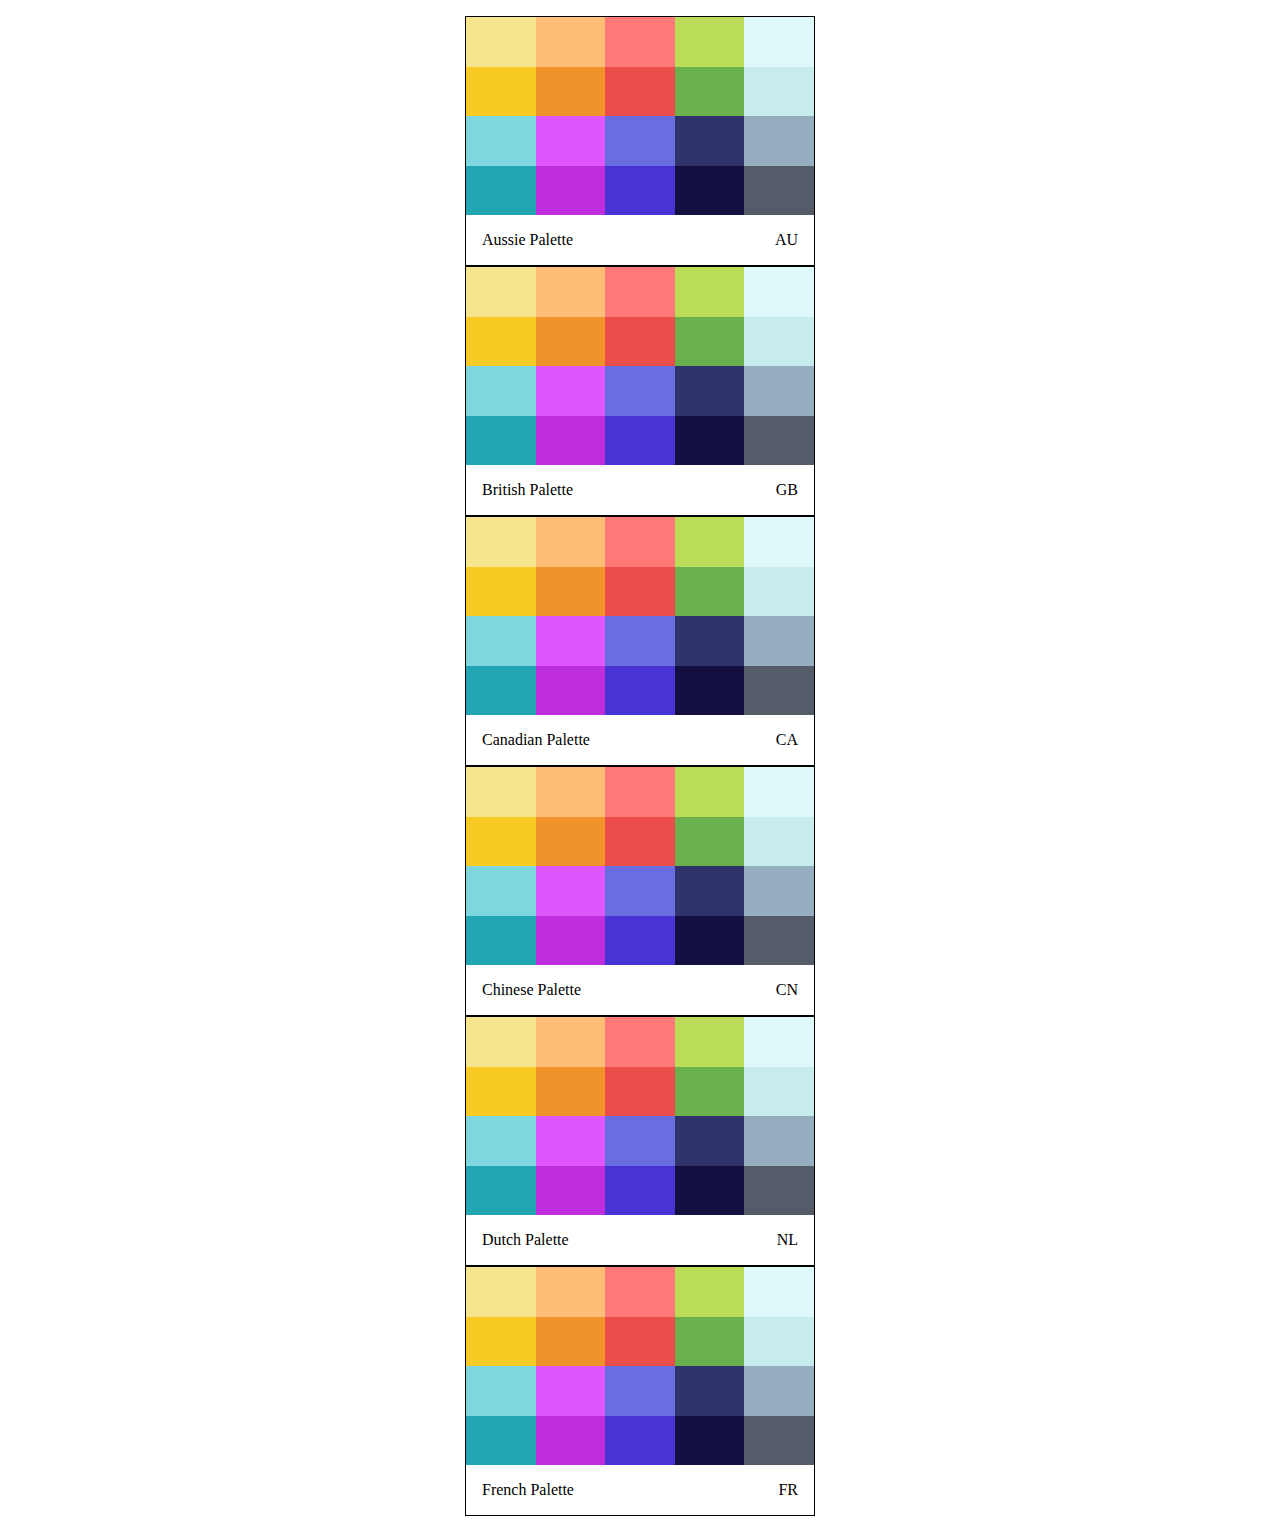
<file: index.html>
<!DOCTYPE html>
<html lang="en">
<head>
    <meta charset="UTF-8">
    <meta name="viewport" content="width=device-width, initial-scale=1.0">
    <link rel="stylesheet" href="./style.css">
    <title>Colour Palette</title>
</head>
<body>
    <main>
        <div class="card card1">
            <div class="colors-div">
                <div class="child child1" style="background-color: rgb(246,229,141);"></div>
            <div class="child child2" style="background-color: rgb(255,190,118);"></div>
            <div class="child child3" style="background-color: 
rgb(255,121,121);"></div>
            <div class="child child4" style="background-color: rgb(186,220,88);"></div>
            <div class="child child5" style="background-color: rgb(223,249,251);"></div>
            <div class="child child6" style="background-color: rgb(249,202,36);"></div>
            <div class="child child7" style="background-color: 
rgb(240,147,43);"></div>
            <div class="child child8" style="background-color: rgb(235,77,75);"></div>
            <div class="child child9" style="background-color: rgb(106,176,76);"></div>
            <div class="child child10" style="background-color: rgb(199,236,238);"></div>
            <div class="child child11" style="background-color: rgb(126,214,223);"></div>
            <div class="child child12" style="background-color: rgb(224,86,253);"></div>
            <div class="child child13" style="background-color: rgb(104,109,224);"></div>
            <div class="child child14" style="background-color: rgb(48,51,107);"></div>
            <div class="child child15" style="background-color: rgb(149,175,192);"></div>
            <div class="child child16" style="background-color: rgb(34,166,179);"></div>
            <div class="child child17" style="background-color: rgb(190,46,221);"></div>
            <div class="child child18" style="background-color: rgb(72,52,212);"></div>
            <div class="child child19" style="background-color: rgb(19,15,64);"></div>
            <div class="child child20" style="background-color: rgb(83,92,104);"></div>
            </div>

            <div class="footer-div">
                <span>Aussie Palette</span>
                <span>AU</span>
            </div>

        </div>

        <div class="card card2">
            <div class="colors-div">
                <div class="child child1" style="background-color: rgb(246,229,141);"></div>
            <div class="child child2" style="background-color: rgb(255,190,118);"></div>
            <div class="child child3" style="background-color: 
rgb(255,121,121);"></div>
            <div class="child child4" style="background-color: rgb(186,220,88);"></div>
            <div class="child child5" style="background-color: rgb(223,249,251);"></div>
            <div class="child child6" style="background-color: rgb(249,202,36);"></div>
            <div class="child child7" style="background-color: 
rgb(240,147,43);"></div>
            <div class="child child8" style="background-color: rgb(235,77,75);"></div>
            <div class="child child9" style="background-color: rgb(106,176,76);"></div>
            <div class="child child10" style="background-color: rgb(199,236,238);"></div>
            <div class="child child11" style="background-color: rgb(126,214,223);"></div>
            <div class="child child12" style="background-color: rgb(224,86,253);"></div>
            <div class="child child13" style="background-color: rgb(104,109,224);"></div>
            <div class="child child14" style="background-color: rgb(48,51,107);"></div>
            <div class="child child15" style="background-color: rgb(149,175,192);"></div>
            <div class="child child16" style="background-color: rgb(34,166,179);"></div>
            <div class="child child17" style="background-color: rgb(190,46,221);"></div>
            <div class="child child18" style="background-color: rgb(72,52,212);"></div>
            <div class="child child19" style="background-color: rgb(19,15,64);"></div>
            <div class="child child20" style="background-color: rgb(83,92,104);"></div>
            </div>

            <div class="footer-div">
                <span>British Palette</span>
                <span>GB</span>
            </div>
        </div>

        <div class="card card3">
            <div class="colors-div">
                <div class="child child1" style="background-color: rgb(246,229,141);"></div>
            <div class="child child2" style="background-color: rgb(255,190,118);"></div>
            <div class="child child3" style="background-color: 
rgb(255,121,121);"></div>
            <div class="child child4" style="background-color: rgb(186,220,88);"></div>
            <div class="child child5" style="background-color: rgb(223,249,251);"></div>
            <div class="child child6" style="background-color: rgb(249,202,36);"></div>
            <div class="child child7" style="background-color: 
rgb(240,147,43);"></div>
            <div class="child child8" style="background-color: rgb(235,77,75);"></div>
            <div class="child child9" style="background-color: rgb(106,176,76);"></div>
            <div class="child child10" style="background-color: rgb(199,236,238);"></div>
            <div class="child child11" style="background-color: rgb(126,214,223);"></div>
            <div class="child child12" style="background-color: rgb(224,86,253);"></div>
            <div class="child child13" style="background-color: rgb(104,109,224);"></div>
            <div class="child child14" style="background-color: rgb(48,51,107);"></div>
            <div class="child child15" style="background-color: rgb(149,175,192);"></div>
            <div class="child child16" style="background-color: rgb(34,166,179);"></div>
            <div class="child child17" style="background-color: rgb(190,46,221);"></div>
            <div class="child child18" style="background-color: rgb(72,52,212);"></div>
            <div class="child child19" style="background-color: rgb(19,15,64);"></div>
            <div class="child child20" style="background-color: rgb(83,92,104);"></div>
            </div>

            <div class="footer-div">
                <span>Canadian Palette</span>
                <span>CA</span>
            </div>
        </div>

        <div class="card card4">
            <div class="colors-div">
                <div class="child child1" style="background-color: rgb(246,229,141);"></div>
            <div class="child child2" style="background-color: rgb(255,190,118);"></div>
            <div class="child child3" style="background-color: 
rgb(255,121,121);"></div>
            <div class="child child4" style="background-color: rgb(186,220,88);"></div>
            <div class="child child5" style="background-color: rgb(223,249,251);"></div>
            <div class="child child6" style="background-color: rgb(249,202,36);"></div>
            <div class="child child7" style="background-color: 
rgb(240,147,43);"></div>
            <div class="child child8" style="background-color: rgb(235,77,75);"></div>
            <div class="child child9" style="background-color: rgb(106,176,76);"></div>
            <div class="child child10" style="background-color: rgb(199,236,238);"></div>
            <div class="child child11" style="background-color: rgb(126,214,223);"></div>
            <div class="child child12" style="background-color: rgb(224,86,253);"></div>
            <div class="child child13" style="background-color: rgb(104,109,224);"></div>
            <div class="child child14" style="background-color: rgb(48,51,107);"></div>
            <div class="child child15" style="background-color: rgb(149,175,192);"></div>
            <div class="child child16" style="background-color: rgb(34,166,179);"></div>
            <div class="child child17" style="background-color: rgb(190,46,221);"></div>
            <div class="child child18" style="background-color: rgb(72,52,212);"></div>
            <div class="child child19" style="background-color: rgb(19,15,64);"></div>
            <div class="child child20" style="background-color: rgb(83,92,104);"></div>
            </div>

            <div class="footer-div">
                <span>Chinese Palette</span>
                <span>CN</span>
            </div>
        </div>

        <div class="card card5">
            <div class="colors-div">
                <div class="child child1" style="background-color: rgb(246,229,141);"></div>
            <div class="child child2" style="background-color: rgb(255,190,118);"></div>
            <div class="child child3" style="background-color: 
rgb(255,121,121);"></div>
            <div class="child child4" style="background-color: rgb(186,220,88);"></div>
            <div class="child child5" style="background-color: rgb(223,249,251);"></div>
            <div class="child child6" style="background-color: rgb(249,202,36);"></div>
            <div class="child child7" style="background-color: 
rgb(240,147,43);"></div>
            <div class="child child8" style="background-color: rgb(235,77,75);"></div>
            <div class="child child9" style="background-color: rgb(106,176,76);"></div>
            <div class="child child10" style="background-color: rgb(199,236,238);"></div>
            <div class="child child11" style="background-color: rgb(126,214,223);"></div>
            <div class="child child12" style="background-color: rgb(224,86,253);"></div>
            <div class="child child13" style="background-color: rgb(104,109,224);"></div>
            <div class="child child14" style="background-color: rgb(48,51,107);"></div>
            <div class="child child15" style="background-color: rgb(149,175,192);"></div>
            <div class="child child16" style="background-color: rgb(34,166,179);"></div>
            <div class="child child17" style="background-color: rgb(190,46,221);"></div>
            <div class="child child18" style="background-color: rgb(72,52,212);"></div>
            <div class="child child19" style="background-color: rgb(19,15,64);"></div>
            <div class="child child20" style="background-color: rgb(83,92,104);"></div>
            </div>

            <div class="footer-div">
                <span>Dutch Palette</span>
                <span>NL</span>
            </div>
        </div>

        <div class="card card6">
            <div class="colors-div">
                <div class="child child1" style="background-color: rgb(246,229,141);"></div>
            <div class="child child2" style="background-color: rgb(255,190,118);"></div>
            <div class="child child3" style="background-color: 
rgb(255,121,121);"></div>
            <div class="child child4" style="background-color: rgb(186,220,88);"></div>
            <div class="child child5" style="background-color: rgb(223,249,251);"></div>
            <div class="child child6" style="background-color: rgb(249,202,36);"></div>
            <div class="child child7" style="background-color: 
rgb(240,147,43);"></div>
            <div class="child child8" style="background-color: rgb(235,77,75);"></div>
            <div class="child child9" style="background-color: rgb(106,176,76);"></div>
            <div class="child child10" style="background-color: rgb(199,236,238);"></div>
            <div class="child child11" style="background-color: rgb(126,214,223);"></div>
            <div class="child child12" style="background-color: rgb(224,86,253);"></div>
            <div class="child child13" style="background-color: rgb(104,109,224);"></div>
            <div class="child child14" style="background-color: rgb(48,51,107);"></div>
            <div class="child child15" style="background-color: rgb(149,175,192);"></div>
            <div class="child child16" style="background-color: rgb(34,166,179);"></div>
            <div class="child child17" style="background-color: rgb(190,46,221);"></div>
            <div class="child child18" style="background-color: rgb(72,52,212);"></div>
            <div class="child child19" style="background-color: rgb(19,15,64);"></div>
            <div class="child child20" style="background-color: rgb(83,92,104);"></div>
            </div>

            <div class="footer-div">
                <span>French Palette</span>
                <span>FR</span>
            </div>
        </div>
    </main>
</body>
</html>
</file>
<file: style.css>
*{
    margin: 0;
    padding: 0;
    box-sizing: border-box;
}
body{
    /* background-color: rgb(60,64,198); */
    display: flex;
    flex-direction: column;
    justify-content: center;
    align-items: center;
    width: 100%;
    height: 100%;
    /* width: 100vw;
    height: 100vh; */
    padding: 1rem 0rem;
}

.Parent{
    background-color: lightpink;
    width: 90%;
    height: 80%;
    width: 30rem;
    /* height: 90rem; */
    border: 1px solid black;
    display: flex;
    align-items: center;
    justify-content: center;
    flex-wrap: wrap;
    gap: 1em 4em;
}

.card{
    background-color: lightblue;
    border: 1px solid black;
    width: 350px;
    height: 250px;
    display: flex;
    flex-direction: column;
}

.card .colors-div{
    display: flex;
    flex-wrap: wrap;
}

.card .child{
    /* border: 1px solid black; */
    width: 4.35em;
    height: 3.1em;
}

.footer-div{
    background-color: white;
    height: 3.1em;
    padding: 1em;
    display: flex;
    justify-content: space-between;
}
</file>
